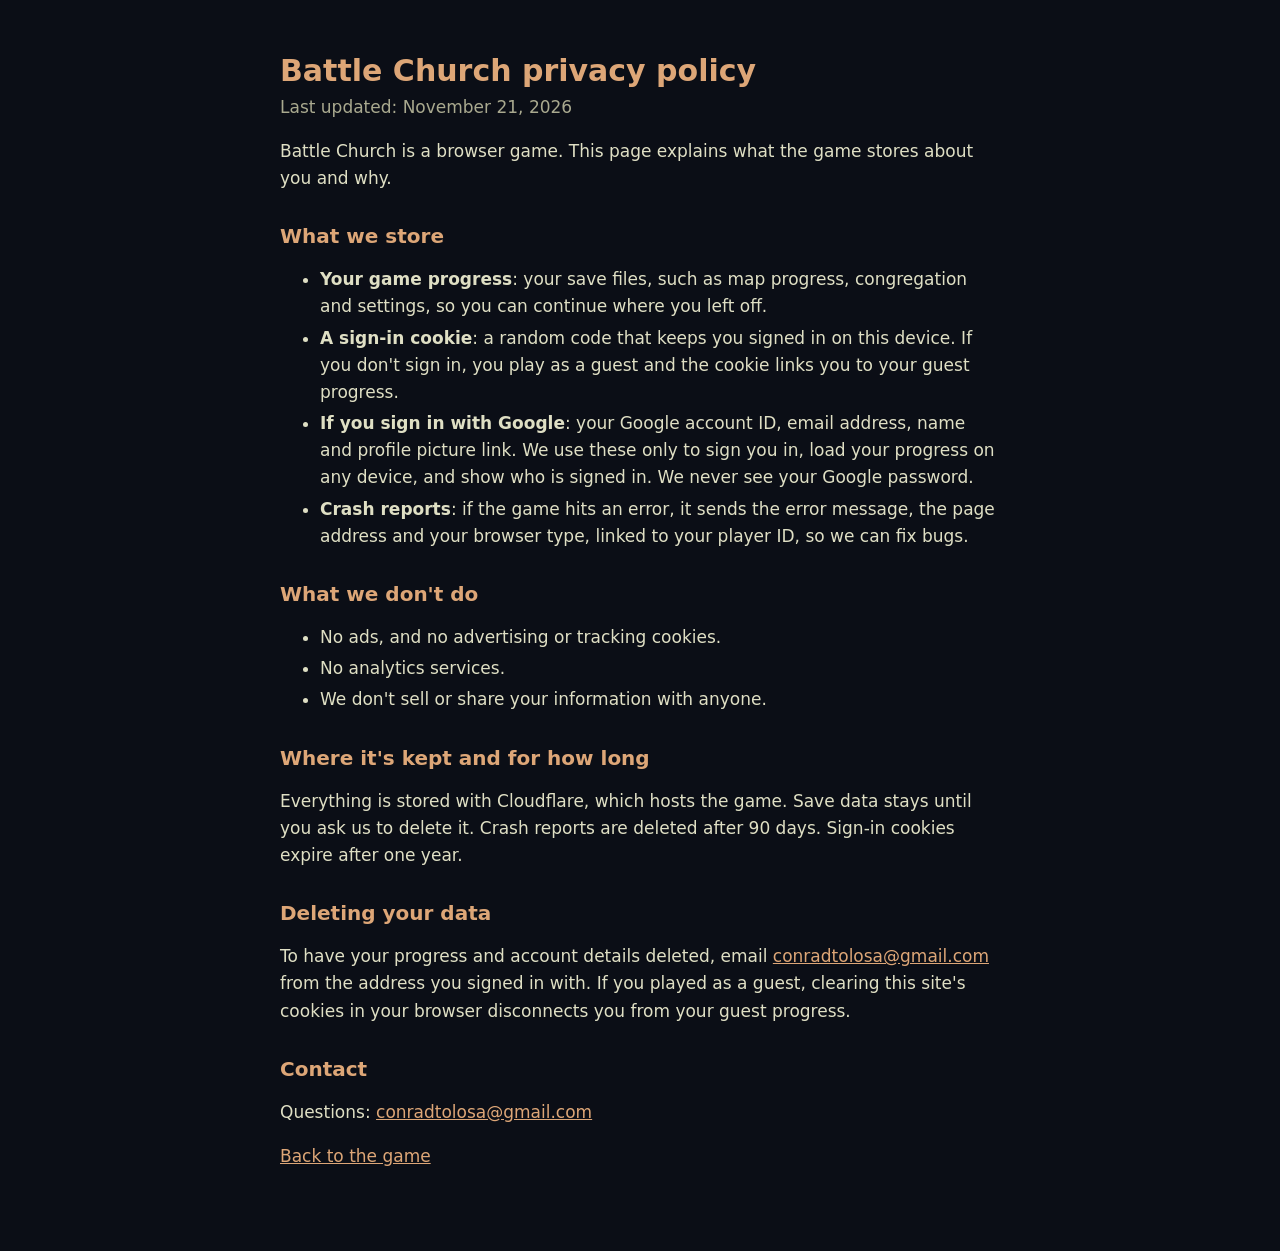
<file: privacy/index.html>
<!doctype html>
<html lang="en">
<head>
<meta charset="utf-8">
<meta name="viewport" content="width=device-width, initial-scale=1">
<title>Battle Church Privacy</title>
<style>
  :root { --bg: #0b0e16; --text: #DFDFC4; --muted: #a9a98f; --gold: #DDA677; }
  body { background: var(--bg); color: var(--text); font: 17px/1.6 system-ui, sans-serif; margin: 0; }
  main { max-width: 720px; margin: 0 auto; padding: 32px 16px 64px; }
  h1, h2 { color: var(--gold); line-height: 1.25; }
  h1 { font-size: 30px; margin-bottom: 4px; }
  h2 { font-size: 20px; margin-top: 32px; }
  p.updated { color: var(--muted); margin-top: 0; }
  a { color: var(--gold); }
  li { margin: 4px 0; }
</style>
</head>
<body>
<main>
  <h1>Battle Church privacy policy</h1>
  <p class="updated">Last updated: November 21, 2026</p>

  <p>Battle Church is a browser game. This page explains what the game stores about you and why.</p>

  <h2>What we store</h2>
  <ul>
    <li><strong>Your game progress</strong>: your save files, such as map progress, congregation and settings, so you can continue where you left off.</li>
    <li><strong>A sign-in cookie</strong>: a random code that keeps you signed in on this device. If you don't sign in, you play as a guest and the cookie links you to your guest progress.</li>
    <li><strong>If you sign in with Google</strong>: your Google account ID, email address, name and profile picture link. We use these only to sign you in, load your progress on any device, and show who is signed in. We never see your Google password.</li>
    <li><strong>Crash reports</strong>: if the game hits an error, it sends the error message, the page address and your browser type, linked to your player ID, so we can fix bugs.</li>
  </ul>

  <h2>What we don't do</h2>
  <ul>
    <li>No ads, and no advertising or tracking cookies.</li>
    <li>No analytics services.</li>
    <li>We don't sell or share your information with anyone.</li>
  </ul>

  <h2>Where it's kept and for how long</h2>
  <p>Everything is stored with Cloudflare, which hosts the game. Save data stays until you ask us to delete it. Crash reports are deleted after 90 days. Sign-in cookies expire after one year.</p>

  <h2>Deleting your data</h2>
  <p>To have your progress and account details deleted, email <a href="mailto:conradtolosa@gmail.com">conradtolosa@gmail.com</a> from the address you signed in with. If you played as a guest, clearing this site's cookies in your browser disconnects you from your guest progress.</p>

  <h2>Contact</h2>
  <p>Questions: <a href="mailto:conradtolosa@gmail.com">conradtolosa@gmail.com</a></p>

  <p><a href="/">Back to the game</a></p>
</main>
</body>
</html>
</file>
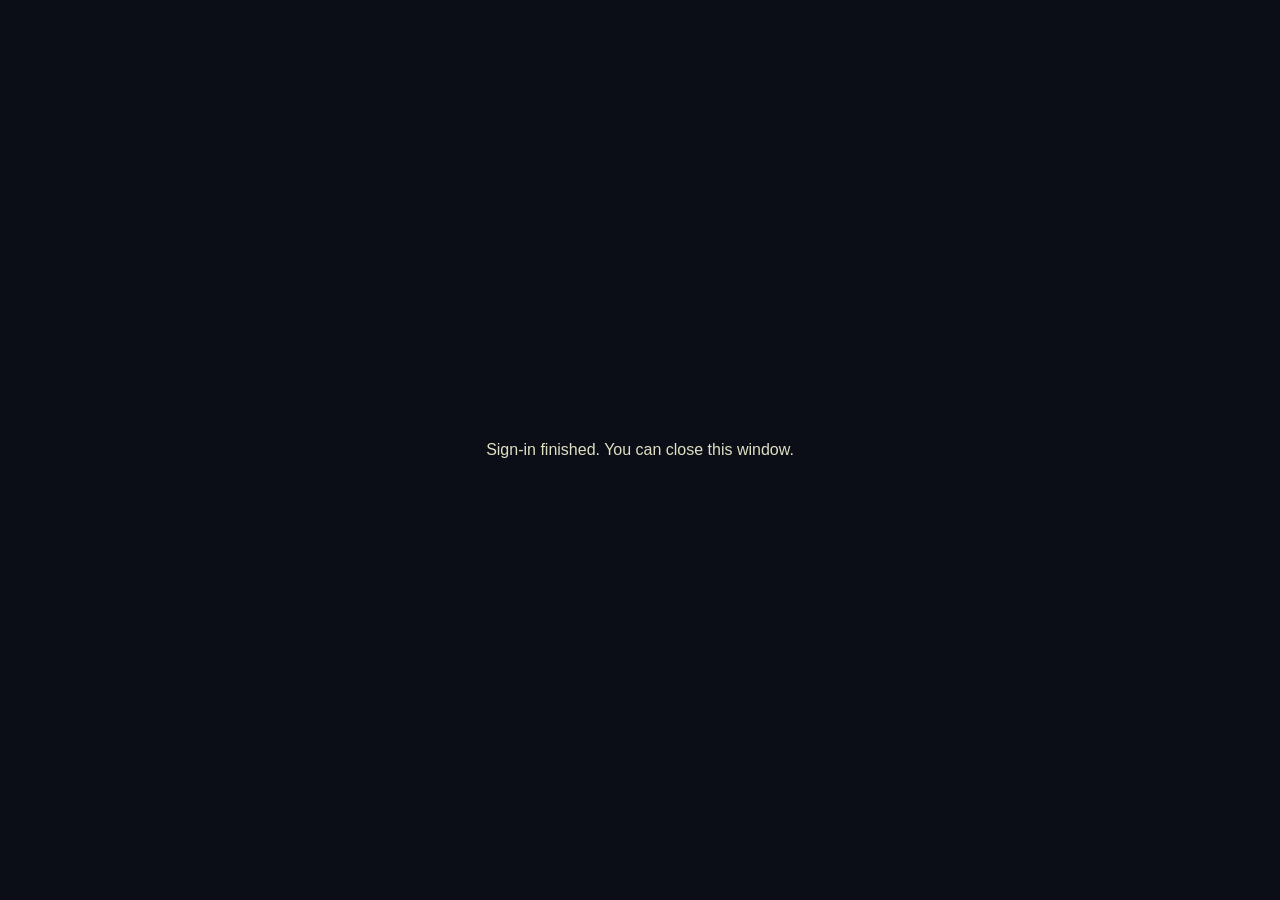
<file: auth/google/index.html>
<!doctype html>
<html lang="en">
<head>
<meta charset="utf-8">
<meta name="viewport" content="width=device-width, initial-scale=1">
<title>Signing in…</title>
<style>body{background:#0b0e16;color:#DFDFC4;font:16px sans-serif;display:grid;place-items:center;height:100vh;margin:0}</style>
</head>
<body>
<p id="msg">Signing in…</p>
<script>
  // Google sends the player back here with the sign-in result in the URL
  // fragment. Hand it to the game window that opened this popup, then close.
  (function () {
    var p = new URLSearchParams(location.hash.slice(1));
    var data = { type: "battlechurch-google", state: p.get("state"), idToken: p.get("id_token"), error: p.get("error") };
    if (window.opener) {
      window.opener.postMessage(data, location.origin);
      window.close();
    } else {
      document.getElementById("msg").textContent = "Sign-in finished. You can close this window.";
    }
  })();
</script>
</body>
</html>
</file>
